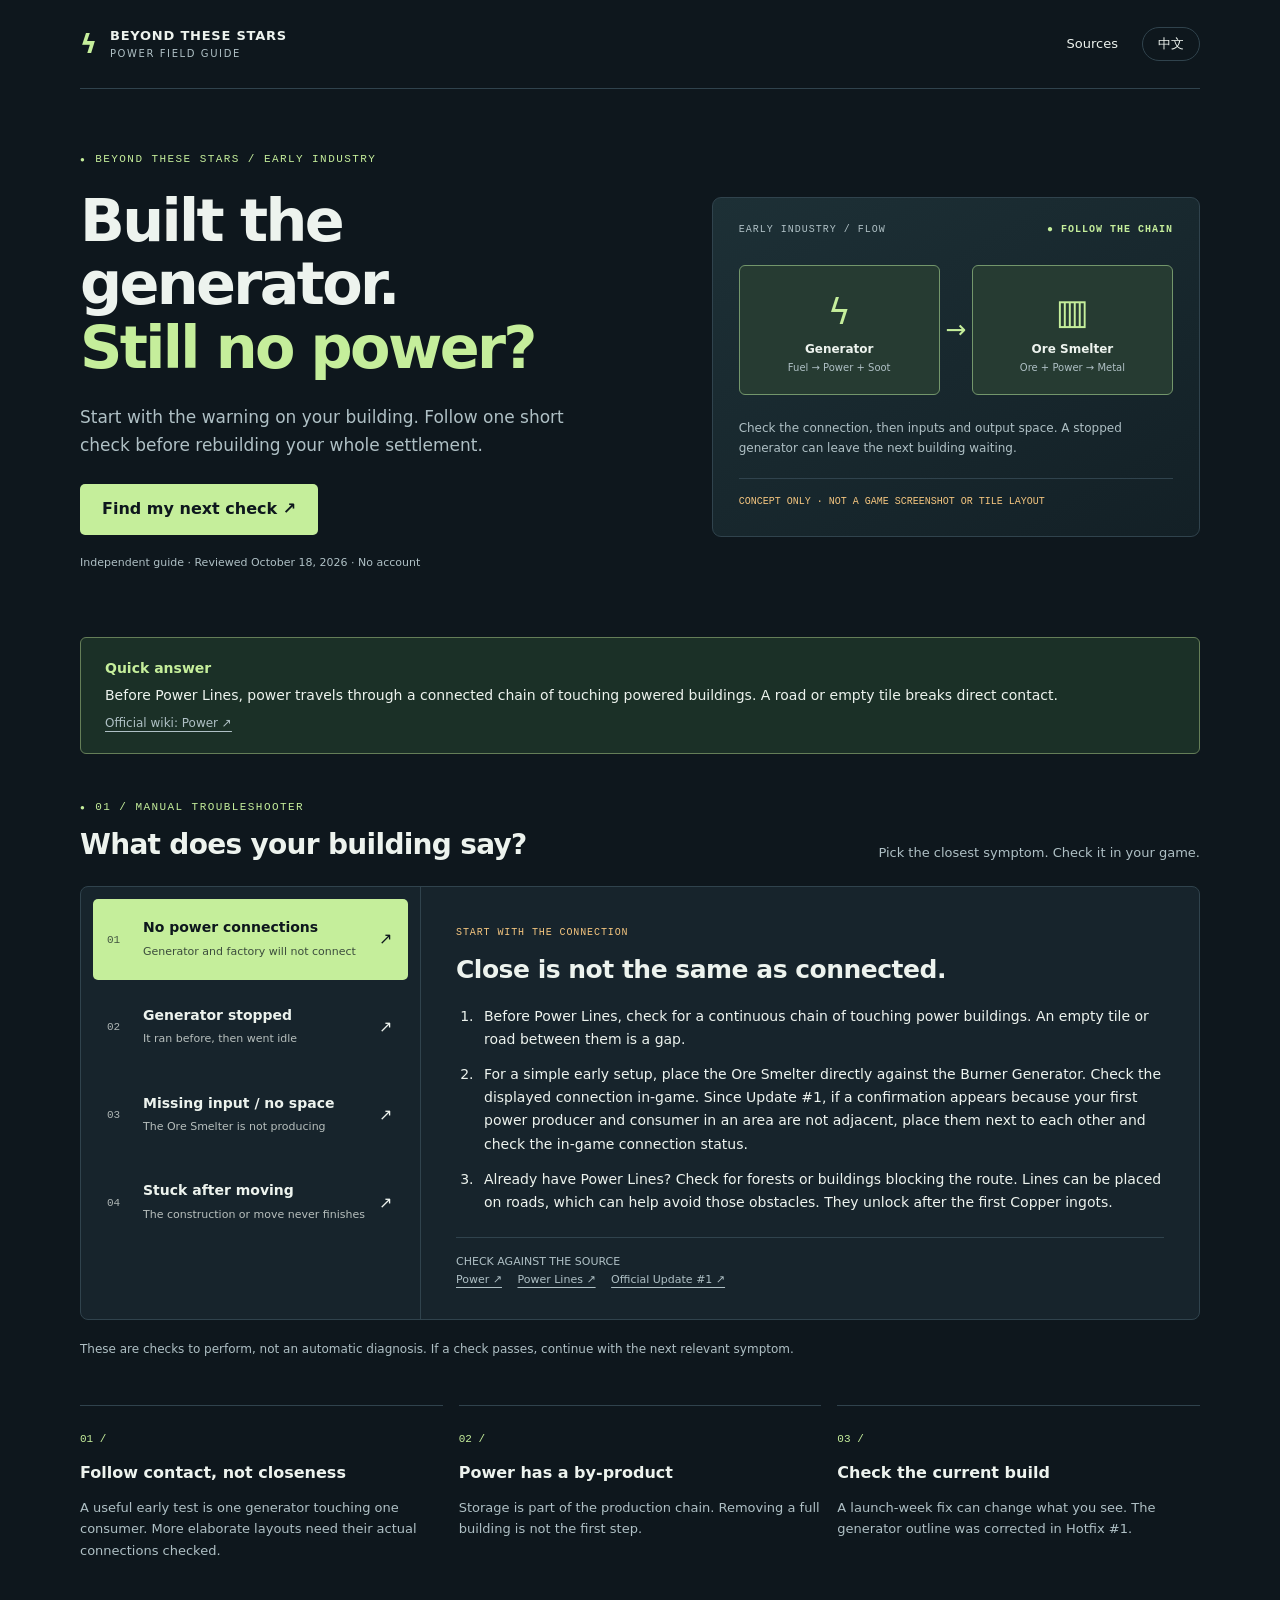
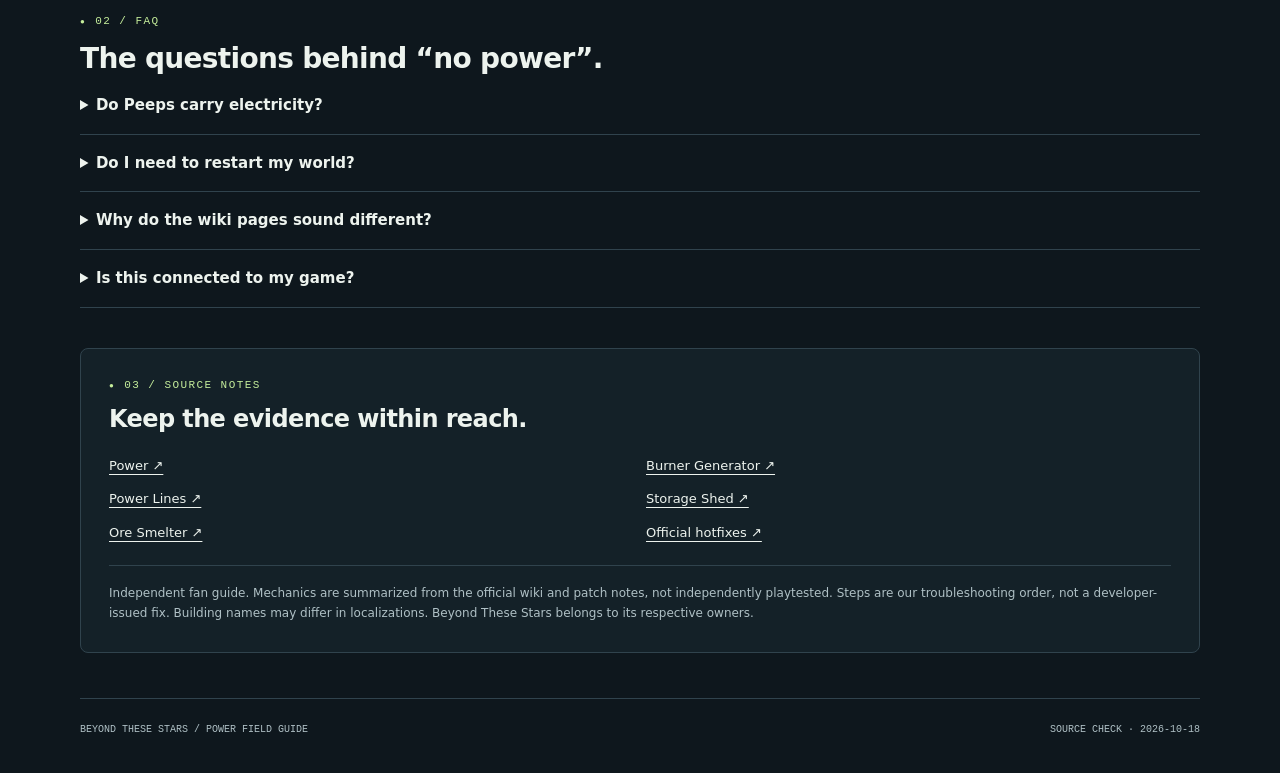
<file: index.html>
<!doctype html>
<html lang="en">
<head>
  <meta charset="utf-8">
  <meta name="google-site-verification" content="pBHkKJALWgEsYoh5x7FHXkiHy3ZJy1XOUQiFGZpVjVI">
  <meta name="viewport" content="width=device-width,initial-scale=1">
  <meta name="description" content="Troubleshoot Beyond These Stars power: touching buildings, missing inputs, full soot storage and power lines. A short, source-linked manual checklist.">
  <meta name="theme-color" content="#0e171d">
  <link rel="canonical" href="https://yxhtl.github.io/beyond-these-stars-power-check/">
  <link rel="alternate" hreflang="x-default" href="https://yxhtl.github.io/beyond-these-stars-power-check/">
  <title>Beyond These Stars: No Power Connections & Generator Not Working</title>
  <link rel="alternate" hreflang="en" href="https://yxhtl.github.io/beyond-these-stars-power-check/">
  <link rel="alternate" hreflang="zh-CN" href="https://yxhtl.github.io/beyond-these-stars-power-check/zh.html">
  <link rel="icon" href="data:image/svg+xml,%3Csvg xmlns='http://www.w3.org/2000/svg' viewBox='0 0 32 32'%3E%3Crect width='32' height='32' rx='7' fill='%230e171d'/%3E%3Cpath d='M18 3L7 19h8l-1 10 12-17h-9z' fill='%23c5ee9b'/%3E%3C/svg%3E">
  <link rel="stylesheet" href="style.css">
  <script src="analytics.js" defer></script>
  <script src="app.js" defer></script>
</head>
<body>
<a class="skip" href="#checks">Skip to power checks</a>
<header class="wrap masthead">
  <a class="brand" href="index.html"><span class="brand-icon" aria-hidden="true">ϟ</span><span>BEYOND THESE STARS<small>POWER FIELD GUIDE</small></span></a>
  <nav aria-label="Navigation"><a class="source-nav" href="#sources">Sources</a><a class="lang" href="zh.html" lang="zh-CN">中文</a></nav>
</header>
<main class="wrap">
  <section class="hero" aria-labelledby="title">
    <div><div class="eyebrow">BEYOND THESE STARS / EARLY INDUSTRY</div><h1 id="title">Built the generator.<br><span>Still no power?</span></h1><p class="lead">Start with the warning on your building. Follow one short check before rebuilding your whole settlement.</p><a class="cta" href="#checks">Find my next check ↗</a><p class="meta">Independent guide · Reviewed October 18, 2026 · No account</p></div>
    <aside class="diagram" aria-label="A conceptual production flow, not an in-game placement map">
      <div class="diagram-header"><span>EARLY INDUSTRY / FLOW</span><b>● FOLLOW THE CHAIN</b></div>
      <div class="power-flow"><div class="machine"><span class="icon" aria-hidden="true">ϟ</span><strong>Generator</strong><small>Fuel → Power + Soot</small></div><span class="flow-arrow" aria-hidden="true">→</span><div class="machine"><span class="icon" aria-hidden="true">▥</span><strong>Ore Smelter</strong><small>Ore + Power → Metal</small></div></div>
      <p>Check the connection, then inputs and output space. A stopped generator can leave the next building waiting.</p><div class="diagram-foot">CONCEPT ONLY · NOT A GAME SCREENSHOT OR TILE LAYOUT</div>
    </aside>
  </section>
  <aside class="quick"><strong>Quick answer</strong><p>Before Power Lines, power travels through a connected chain of touching powered buildings. A road or empty tile breaks direct contact.</p><a href="https://wiki.hoodedhorse.com/Beyond_These_Stars/Power">Official wiki: Power ↗</a></aside>
  <section id="checks" aria-labelledby="checks-title">
    <div class="section-head"><div><div class="eyebrow">01 / MANUAL TROUBLESHOOTER</div><h2 id="checks-title">What does your building say?</h2></div><p>Pick the closest symptom. Check it in your game.</p></div>
    <noscript><p class="noscript">JavaScript is off: all four checklists are shown below.</p></noscript>
    <div class="diagnostics">
      <div class="symptoms" role="group" aria-label="What does your building say?"><button type="button" data-symptom="connection" aria-controls="answer-connection" aria-pressed="true"><span class="num">01</span><span><strong>No power connections</strong><small>Generator and factory will not connect</small></span><span class="arrow" aria-hidden="true">↗</span></button>
<button type="button" data-symptom="stopped" aria-controls="answer-stopped" aria-pressed="false"><span class="num">02</span><span><strong>Generator stopped</strong><small>It ran before, then went idle</small></span><span class="arrow" aria-hidden="true">↗</span></button>
<button type="button" data-symptom="input" aria-controls="answer-input" aria-pressed="false"><span class="num">03</span><span><strong>Missing input / no space</strong><small>The Ore Smelter is not producing</small></span><span class="arrow" aria-hidden="true">↗</span></button>
<button type="button" data-symptom="moved" aria-controls="answer-moved" aria-pressed="false"><span class="num">04</span><span><strong>Stuck after moving</strong><small>The construction or move never finishes</small></span><span class="arrow" aria-hidden="true">↗</span></button></div>
      <div class="answers" aria-live="polite" aria-atomic="true"><article class="answer" id="answer-connection" data-answer="connection" aria-labelledby="heading-connection"><span class="tag">START WITH THE CONNECTION</span><h3 id="heading-connection">Close is not the same as connected.</h3><ol><li>Before Power Lines, check for a continuous chain of touching power buildings. An empty tile or road between them is a gap.</li><li>For a simple early setup, place the Ore Smelter directly against the Burner Generator. Check the displayed connection in-game. Since Update #1, if a confirmation appears because your first power producer and consumer in an area are not adjacent, place them next to each other and check the in-game connection status.</li><li>Already have Power Lines? Check for forests or buildings blocking the route. Lines can be placed on roads, which can help avoid those obstacles. They unlock after the first Copper ingots.</li></ol><div class="source">CHECK AGAINST THE SOURCE<br><a href="https://wiki.hoodedhorse.com/Beyond_These_Stars/Power">Power ↗</a> <a href="https://wiki.hoodedhorse.com/Beyond_These_Stars/Power_Lines">Power Lines ↗</a> <a href="https://steamcommunity.com/app/2295060/allnews/">Official Update #1 ↗</a></div></article>
<article class="answer" id="answer-stopped" data-answer="stopped" aria-labelledby="heading-stopped"><span class="tag">CHECK THE GENERATOR FIRST</span><h3 id="heading-stopped">Fuel in. Soot out.</h3><ol><li>Check the generator’s selected task and missing-input message. Early Wiki guidance lists Wood or Wood Waste; Hotfix #5 added a Planks-to-Power task and notes that some balance changes may apply only to new buildings. Use the tasks actually available on this building in your current build; do not assume every building has the new task.</li><li>Check its Soot output space. A full Soot store can stop power generation; arrange storage that accepts it.</li><li>If the generator resumes, check the consumer again. If it stays idle, inspect its own status before assuming the grid is broken.</li></ol><div class="source">CHECK AGAINST THE SOURCE<br><a href="https://wiki.hoodedhorse.com/Beyond_These_Stars/Burner_Generator">Burner Generator ↗</a> <a href="https://wiki.hoodedhorse.com/Beyond_These_Stars/Storage_Shed">Storage Shed ↗</a> <a href="https://steamcommunity.com/app/2295060/allnews/">Official hotfix #5 ↗</a></div></article>
<article class="answer" id="answer-input" data-answer="input" aria-labelledby="heading-input"><span class="tag">TRACE ONE INPUT AT A TIME</span><h3 id="heading-input">Read the smelter’s own status.</h3><ol><li>Check whether Power or ore is missing. The Ore Smelter needs both to make metal.</li><li>If Power is missing, check the connected generator. If ore is missing, inspect the Mine and delivery route.</li><li>If output space is full, inspect storage and its resource allocation. Do this before adding another smelter.</li></ol><div class="source">CHECK AGAINST THE SOURCE<br><a href="https://wiki.hoodedhorse.com/Beyond_These_Stars/Ore_Smelter">Ore Smelter ↗</a> <a href="https://wiki.hoodedhorse.com/Beyond_These_Stars/Storage_Shed">Storage Shed ↗</a></div></article>
<article class="answer" id="answer-moved" data-answer="moved" aria-labelledby="heading-moved"><span class="tag">CHECK PATCHES AND CONSTRUCTION</span><h3 id="heading-moved">A stalled move may be a different problem.</h3><ol><li>Check your build and the move controls available in game. Hotfix #4 added cancellation of a Move Building order; Hotfix #6 fixed cancellation working only on Kewa’s Base Plate. Keep a save. If a cancel option is available and you want to undo the move, try it, then check the result in game. This does not guarantee that every stalled move is repaired.</li><li>For unfinished construction, check that its required materials can reach the site. A paused supplier can hold construction up.</li><li>If the problem persists on the current build, use the game’s F11 report tool. Keep a save; this page cannot diagnose a save-file bug.</li></ol><div class="source">CHECK AGAINST THE SOURCE<br><a href="https://steamcommunity.com/app/2295060/allnews/">Official hotfixes ↗</a> <a href="https://steamcommunity.com/app/2295060/discussions/0/601911716272542834/">Developer support / F11 FAQ ↗</a></div></article></div>
    </div><p class="after">These are checks to perform, not an automatic diagnosis. If a check passes, continue with the next relevant symptom.</p>
  </section>
  <section class="facts" aria-label="Three things to keep in mind"><article class="fact"><span class="number">01 /</span><h3>Follow contact, not closeness</h3><p>A useful early test is one generator touching one consumer. More elaborate layouts need their actual connections checked.</p></article><article class="fact"><span class="number">02 /</span><h3>Power has a by-product</h3><p>Storage is part of the production chain. Removing a full building is not the first step.</p></article><article class="fact"><span class="number">03 /</span><h3>Check the current build</h3><p>A launch-week fix can change what you see. The generator outline was corrected in Hotfix #1.</p></article></section>
  <section class="faq" aria-labelledby="faq-title"><div class="eyebrow">02 / FAQ</div><h2 id="faq-title">The questions behind “no power”.</h2><details><summary>Do Peeps carry electricity?</summary><p>No. The official Power page describes automatic transfer between connected power buildings. Peeps move other resources.</p></details><details><summary>Do I need to restart my world?</summary><p>This guide has no evidence that restarting fixes your issue. Inspect the warning and current hotfixes first; use F11 for a persistent bug.</p></details><details><summary>Why do the wiki pages sound different?</summary><p>The general Power page describes a chain of touching buildings; the Burner Generator page describes the simpler direct-contact setup. We use the general rule and show direct contact as the first test, not as the only valid layout.</p></details><details><summary>Is this connected to my game?</summary><p>No. Your choice changes this page and is not saved or sent. On the published site, Google Analytics uses cookies to measure visits and whether the checks are used. The selected symptom is not sent. No account or game-file upload is needed. <a href="https://policies.google.com/privacy">Google privacy policy</a>.</p></details></section>
  <section class="sources" id="sources" aria-labelledby="sources-title"><div class="eyebrow">03 / SOURCE NOTES</div><h2 id="sources-title">Keep the evidence within reach.</h2><div class="source-grid"><a href="https://wiki.hoodedhorse.com/Beyond_These_Stars/Power">Power ↗</a> <a href="https://wiki.hoodedhorse.com/Beyond_These_Stars/Burner_Generator">Burner Generator ↗</a> <a href="https://wiki.hoodedhorse.com/Beyond_These_Stars/Power_Lines">Power Lines ↗</a> <a href="https://wiki.hoodedhorse.com/Beyond_These_Stars/Storage_Shed">Storage Shed ↗</a> <a href="https://wiki.hoodedhorse.com/Beyond_These_Stars/Ore_Smelter">Ore Smelter ↗</a> <a href="https://steamcommunity.com/app/2295060/announcements/">Official hotfixes ↗</a></div><p class="scope">Independent fan guide. Mechanics are summarized from the official wiki and patch notes, not independently playtested. Steps are our troubleshooting order, not a developer-issued fix. Building names may differ in localizations. Beyond These Stars belongs to its respective owners.</p></section>
</main>
<footer class="wrap"><span>BEYOND THESE STARS / POWER FIELD GUIDE</span><span>SOURCE CHECK · 2026-10-18</span></footer>
</body>
</html>
</file>
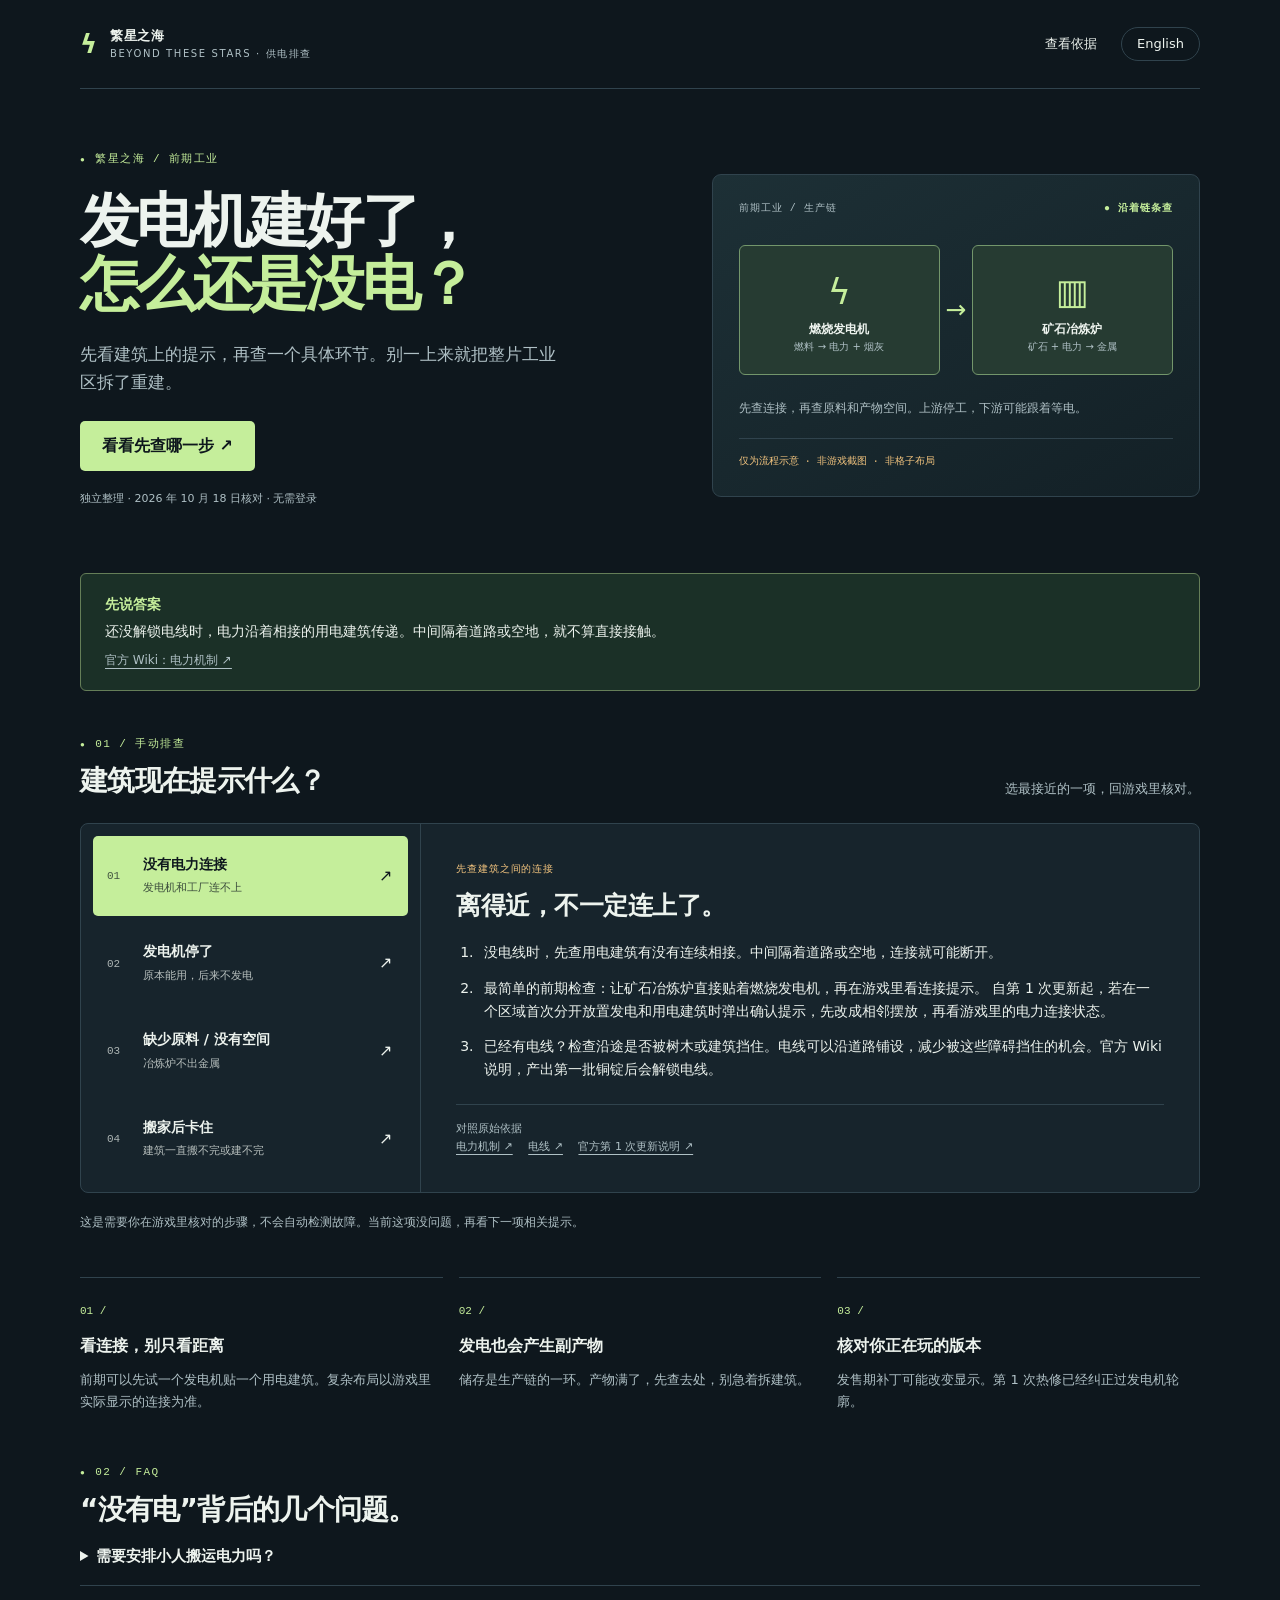
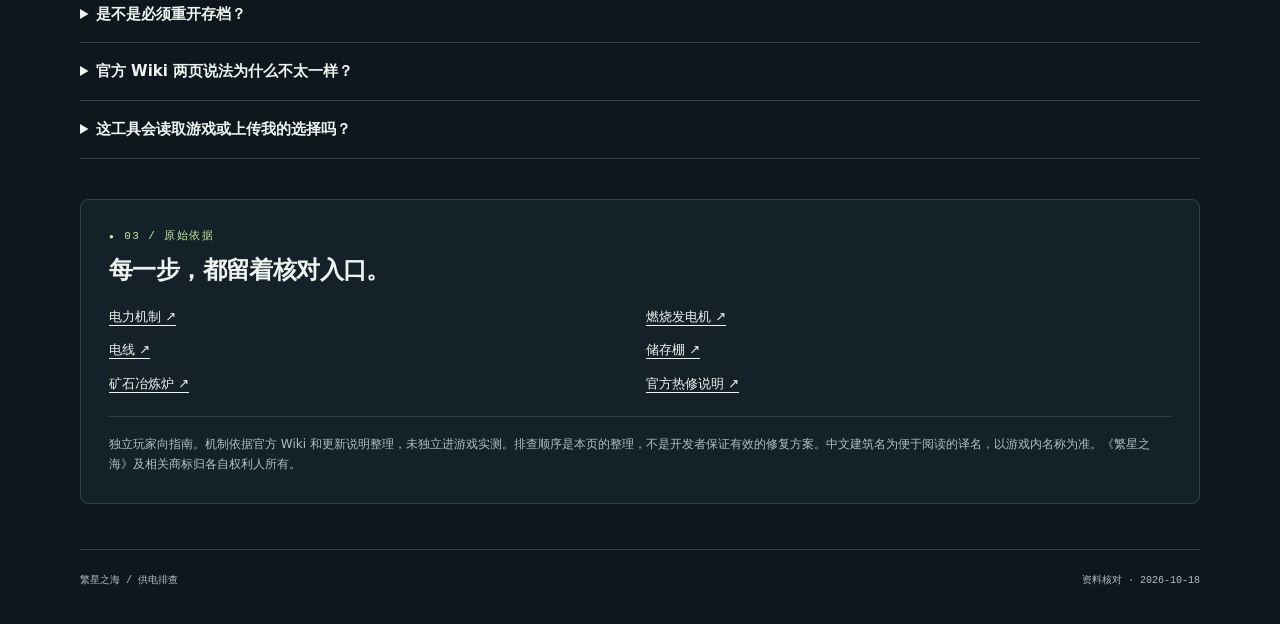
<file: zh.html>
<!doctype html>
<html lang="zh-CN">
<head>
  <meta charset="utf-8">
  <meta name="google-site-verification" content="pBHkKJALWgEsYoh5x7FHXkiHy3ZJy1XOUQiFGZpVjVI">
  <meta name="viewport" content="width=device-width,initial-scale=1">
  <meta name="description" content="繁星之海 Beyond These Stars 发电机不工作、没有电力连接、冶炼炉缺原料的手动排查清单，附官方 Wiki 和更新说明。">
  <meta name="theme-color" content="#0e171d">
  <link rel="canonical" href="https://yxhtl.github.io/beyond-these-stars-power-check/zh.html">
  <link rel="alternate" hreflang="x-default" href="https://yxhtl.github.io/beyond-these-stars-power-check/">
  <title>繁星之海没电怎么办：发电机、电力连接与冶炼炉排查</title>
  <link rel="alternate" hreflang="en" href="https://yxhtl.github.io/beyond-these-stars-power-check/">
  <link rel="alternate" hreflang="zh-CN" href="https://yxhtl.github.io/beyond-these-stars-power-check/zh.html">
  <link rel="icon" href="data:image/svg+xml,%3Csvg xmlns='http://www.w3.org/2000/svg' viewBox='0 0 32 32'%3E%3Crect width='32' height='32' rx='7' fill='%230e171d'/%3E%3Cpath d='M18 3L7 19h8l-1 10 12-17h-9z' fill='%23c5ee9b'/%3E%3C/svg%3E">
  <link rel="stylesheet" href="style.css">
  <script src="analytics.js" defer></script>
  <script src="app.js" defer></script>
</head>
<body>
<a class="skip" href="#checks">跳到供电排查</a>
<header class="wrap masthead">
  <a class="brand" href="zh.html"><span class="brand-icon" aria-hidden="true">ϟ</span><span>繁星之海<small>BEYOND THESE STARS · 供电排查</small></span></a>
  <nav aria-label="页面导航"><a class="source-nav" href="#sources">查看依据</a><a class="lang" href="index.html" lang="en">English</a></nav>
</header>
<main class="wrap">
  <section class="hero" aria-labelledby="title">
    <div><div class="eyebrow">繁星之海 / 前期工业</div><h1 id="title">发电机建好了，<br><span>怎么还是没电？</span></h1><p class="lead">先看建筑上的提示，再查一个具体环节。别一上来就把整片工业区拆了重建。</p><a class="cta" href="#checks">看看先查哪一步 ↗</a><p class="meta">独立整理 · 2026 年 10 月 18 日核对 · 无需登录</p></div>
    <aside class="diagram" aria-label="生产流程示意，不是游戏里的建筑摆放图">
      <div class="diagram-header"><span>前期工业 / 生产链</span><b>● 沿着链条查</b></div>
      <div class="power-flow"><div class="machine"><span class="icon" aria-hidden="true">ϟ</span><strong>燃烧发电机</strong><small>燃料 → 电力 + 烟灰</small></div><span class="flow-arrow" aria-hidden="true">→</span><div class="machine"><span class="icon" aria-hidden="true">▥</span><strong>矿石冶炼炉</strong><small>矿石 + 电力 → 金属</small></div></div>
      <p>先查连接，再查原料和产物空间。上游停工，下游可能跟着等电。</p><div class="diagram-foot">仅为流程示意 · 非游戏截图 · 非格子布局</div>
    </aside>
  </section>
  <aside class="quick"><strong>先说答案</strong><p>还没解锁电线时，电力沿着相接的用电建筑传递。中间隔着道路或空地，就不算直接接触。</p><a href="https://wiki.hoodedhorse.com/Beyond_These_Stars/Power">官方 Wiki：电力机制 ↗</a></aside>
  <section id="checks" aria-labelledby="checks-title">
    <div class="section-head"><div><div class="eyebrow">01 / 手动排查</div><h2 id="checks-title">建筑现在提示什么？</h2></div><p>选最接近的一项，回游戏里核对。</p></div>
    <noscript><p class="noscript">浏览器未启用 JavaScript：下面会显示全部四组排查步骤。</p></noscript>
    <div class="diagnostics">
      <div class="symptoms" role="group" aria-label="建筑现在提示什么？"><button type="button" data-symptom="connection" aria-controls="answer-connection" aria-pressed="true"><span class="num">01</span><span><strong>没有电力连接</strong><small>发电机和工厂连不上</small></span><span class="arrow" aria-hidden="true">↗</span></button>
<button type="button" data-symptom="stopped" aria-controls="answer-stopped" aria-pressed="false"><span class="num">02</span><span><strong>发电机停了</strong><small>原本能用，后来不发电</small></span><span class="arrow" aria-hidden="true">↗</span></button>
<button type="button" data-symptom="input" aria-controls="answer-input" aria-pressed="false"><span class="num">03</span><span><strong>缺少原料 / 没有空间</strong><small>冶炼炉不出金属</small></span><span class="arrow" aria-hidden="true">↗</span></button>
<button type="button" data-symptom="moved" aria-controls="answer-moved" aria-pressed="false"><span class="num">04</span><span><strong>搬家后卡住</strong><small>建筑一直搬不完或建不完</small></span><span class="arrow" aria-hidden="true">↗</span></button></div>
      <div class="answers" aria-live="polite" aria-atomic="true"><article class="answer" id="answer-connection" data-answer="connection" aria-labelledby="heading-connection"><span class="tag">先查建筑之间的连接</span><h3 id="heading-connection">离得近，不一定连上了。</h3><ol><li>没电线时，先查用电建筑有没有连续相接。中间隔着道路或空地，连接就可能断开。</li><li>最简单的前期检查：让矿石冶炼炉直接贴着燃烧发电机，再在游戏里看连接提示。 自第 1 次更新起，若在一个区域首次分开放置发电和用电建筑时弹出确认提示，先改成相邻摆放，再看游戏里的电力连接状态。</li><li>已经有电线？检查沿途是否被树木或建筑挡住。电线可以沿道路铺设，减少被这些障碍挡住的机会。官方 Wiki 说明，产出第一批铜锭后会解锁电线。</li></ol><div class="source">对照原始依据<br><a href="https://wiki.hoodedhorse.com/Beyond_These_Stars/Power">电力机制 ↗</a> <a href="https://wiki.hoodedhorse.com/Beyond_These_Stars/Power_Lines">电线 ↗</a> <a href="https://steamcommunity.com/app/2295060/allnews/">官方第 1 次更新说明 ↗</a></div></article>
<article class="answer" id="answer-stopped" data-answer="stopped" aria-labelledby="heading-stopped"><span class="tag">先看发电机本身</span><h3 id="heading-stopped">有燃料，也要有地方放烟灰。</h3><ol><li>先看燃烧发电机当前启用的生产任务和缺料提示。早期资料列木材或木材废料；Hotfix #5 又加入了木板发电任务，并提示部分平衡改动可能只适用于新建筑。请以当前版本、当前建筑可选的任务为准，不要假定每座建筑都有新任务。</li><li>检查烟灰产物栏。烟灰存满会让发电停止；安排能接收烟灰的储存空间。</li><li>恢复发电后，再看下游建筑。如果仍停工，先读发电机自身提示，别直接认定是电网断了。</li></ol><div class="source">对照原始依据<br><a href="https://wiki.hoodedhorse.com/Beyond_These_Stars/Burner_Generator">燃烧发电机 ↗</a> <a href="https://wiki.hoodedhorse.com/Beyond_These_Stars/Storage_Shed">储存棚 ↗</a> <a href="https://steamcommunity.com/app/2295060/allnews/">官方热修（#5）↗</a></div></article>
<article class="answer" id="answer-input" data-answer="input" aria-labelledby="heading-input"><span class="tag">一次只追一种缺料</span><h3 id="heading-input">先读冶炼炉自己的状态。</h3><ol><li>分清缺的是电力还是矿石。矿石冶炼炉需要两者才能产出金属。</li><li>缺电就回查相连的发电机；缺矿石就查矿场和运输路径。</li><li>如果是产物存满，检查储存建筑及其资源分配设置。先查这个，再决定是否加盖冶炼炉。</li></ol><div class="source">对照原始依据<br><a href="https://wiki.hoodedhorse.com/Beyond_These_Stars/Ore_Smelter">矿石冶炼炉 ↗</a> <a href="https://wiki.hoodedhorse.com/Beyond_These_Stars/Storage_Shed">储存棚 ↗</a></div></article>
<article class="answer" id="answer-moved" data-answer="moved" aria-labelledby="heading-moved"><span class="tag">核对补丁与施工条件</span><h3 id="heading-moved">搬不完，可能是另一类问题。</h3><ol><li>先核对当前版本和游戏内可用的移动控制。Hotfix #4 加入取消移动指令，Hotfix #6 修复了取消操作只在 Kewa 主板块有效的问题。保留存档；如有取消选项且需要撤销移动，可尝试取消，再观察结果。这不保证所有移动卡住都会恢复。</li><li>如果是建筑没建完，检查施工材料能否送达。上游建筑暂停，可能让施工一直等料。</li><li>当前版本仍卡住，用游戏内 F11 报告，保留存档。这页不能判断存档本身有没有出错。</li></ol><div class="source">对照原始依据<br><a href="https://steamcommunity.com/app/2295060/allnews/">官方热修说明 ↗</a> <a href="https://steamcommunity.com/app/2295060/discussions/0/601911716272542834/">开发者支持 / F11 说明 ↗</a></div></article></div>
    </div><p class="after">这是需要你在游戏里核对的步骤，不会自动检测故障。当前这项没问题，再看下一项相关提示。</p>
  </section>
  <section class="facts" aria-label="三个检查要点"><article class="fact"><span class="number">01 /</span><h3>看连接，别只看距离</h3><p>前期可以先试一个发电机贴一个用电建筑。复杂布局以游戏里实际显示的连接为准。</p></article><article class="fact"><span class="number">02 /</span><h3>发电也会产生副产物</h3><p>储存是生产链的一环。产物满了，先查去处，别急着拆建筑。</p></article><article class="fact"><span class="number">03 /</span><h3>核对你正在玩的版本</h3><p>发售期补丁可能改变显示。第 1 次热修已经纠正过发电机轮廓。</p></article></section>
  <section class="faq" aria-labelledby="faq-title"><div class="eyebrow">02 / FAQ</div><h2 id="faq-title">“没有电”背后的几个问题。</h2><details><summary>需要安排小人搬运电力吗？</summary><p>不用。官方电力页面说明，电力在相连的用电建筑间自动传递；其他资源才需要运输。</p></details><details><summary>是不是必须重开存档？</summary><p>目前没有依据说明重开能解决你的问题。先检查提示和最新补丁；持续出现的异常用 F11 报告。</p></details><details><summary>官方 Wiki 两页说法为什么不太一样？</summary><p>电力总页描述的是连续相接的建筑链；发电机页讲的是直接接触发电机的简单布局。这里按总页的规则解释，并把直接接触作为第一步检查，不当成唯一可用的布局。</p></details><details><summary>这工具会读取游戏或上传我的选择吗？</summary><p>不会读取游戏。你的具体选择不保存、不上传。线上使用 Google Analytics 和 Cookie 统计访问，以及是否使用排查按钮，不发送你选了哪个提示。无需账号或上传存档。<a href="https://policies.google.com/privacy">Google 隐私政策</a>。</p></details></section>
  <section class="sources" id="sources" aria-labelledby="sources-title"><div class="eyebrow">03 / 原始依据</div><h2 id="sources-title">每一步，都留着核对入口。</h2><div class="source-grid"><a href="https://wiki.hoodedhorse.com/Beyond_These_Stars/Power">电力机制 ↗</a> <a href="https://wiki.hoodedhorse.com/Beyond_These_Stars/Burner_Generator">燃烧发电机 ↗</a> <a href="https://wiki.hoodedhorse.com/Beyond_These_Stars/Power_Lines">电线 ↗</a> <a href="https://wiki.hoodedhorse.com/Beyond_These_Stars/Storage_Shed">储存棚 ↗</a> <a href="https://wiki.hoodedhorse.com/Beyond_These_Stars/Ore_Smelter">矿石冶炼炉 ↗</a> <a href="https://steamcommunity.com/app/2295060/announcements/">官方热修说明 ↗</a></div><p class="scope">独立玩家向指南。机制依据官方 Wiki 和更新说明整理，未独立进游戏实测。排查顺序是本页的整理，不是开发者保证有效的修复方案。中文建筑名为便于阅读的译名，以游戏内名称为准。《繁星之海》及相关商标归各自权利人所有。</p></section>
</main>
<footer class="wrap"><span>繁星之海 / 供电排查</span><span>资料核对 · 2026-10-18</span></footer>
</body>
</html>
</file>
<file: style.css>
:root{color-scheme:dark;--bg:#0e171d;--panel:#17242c;--line:#30434d;--ink:#edf3ee;--muted:#afc0c5;--lime:#c5ee9b;--amber:#f4c57f}*{box-sizing:border-box}html{scroll-behavior:smooth;scroll-padding-top:24px}body{margin:0;background:var(--bg);color:var(--ink);font:16px/1.65 system-ui,-apple-system,"Segoe UI","Microsoft YaHei",sans-serif}a{color:inherit;text-underline-offset:4px}button{font:inherit}button,a,input{touch-action:manipulation}a:focus-visible,button:focus-visible,summary:focus-visible{outline:3px solid var(--amber);outline-offset:5px}.wrap{width:min(1120px,calc(100% - 48px));margin:auto}.skip{position:absolute;top:-100px;background:var(--lime);color:var(--bg);padding:10px;z-index:2}.skip:focus{top:0}.masthead{display:flex;align-items:center;justify-content:space-between;padding:25px 0;border-bottom:1px solid var(--line);gap:20px}.brand{display:flex;gap:12px;align-items:center;text-decoration:none;font-size:13px;font-weight:750;letter-spacing:.06em}.brand-icon{font-size:26px;line-height:1;color:var(--lime)}.brand small{display:block;font-size:10px;letter-spacing:.16em;color:var(--muted);font-weight:500}nav{display:flex;gap:24px;align-items:center;font-size:13px}nav a{text-decoration:none}.lang{border:1px solid var(--line);border-radius:30px;padding:5px 15px}.hero{display:grid;grid-template-columns:1.15fr 1fr;gap:70px;padding:62px 0 54px;align-items:center}.eyebrow{font:11px/1.6 ui-monospace,Consolas,monospace;letter-spacing:.13em;color:var(--lime);text-transform:uppercase}.eyebrow:before{content:'●';font-size:8px;margin-right:9px}h1{font-size:clamp(37px,4.6vw,62px);letter-spacing:-.045em;line-height:1.08;margin:20px 0 24px;font-weight:650}h1 span{color:var(--lime)}.lead{font-size:17px;max-width:490px;color:var(--muted);margin:0 0 25px}.cta{display:inline-block;background:var(--lime);color:var(--bg);padding:12px 22px;border-radius:5px;font-weight:700;text-decoration:none}.meta{font-size:11px;color:var(--muted);margin-top:19px}.diagram{padding:26px;border:1px solid var(--line);border-radius:9px;background:linear-gradient(150deg,#1d3036,#132026);position:relative}.diagram-header{display:flex;justify-content:space-between;font:10px ui-monospace,monospace;color:var(--muted);letter-spacing:.1em}.diagram-header b{color:var(--lime)}.power-flow{display:grid;grid-template-columns:1fr 32px 1fr;align-items:center;margin:30px 0 24px}.machine{text-align:center;border:1px solid #73966b;border-radius:6px;padding:18px 5px;background:#263b32;font-size:12px}.machine .icon{display:block;font-size:35px;color:var(--lime);line-height:1.6}.machine small{display:block;color:var(--muted);font-size:10px}.flow-arrow{text-align:center;color:var(--lime);font-size:25px}.diagram p{margin:0;color:var(--muted);font-size:12px}.diagram-foot{margin-top:19px;border-top:1px solid var(--line);padding-top:15px;color:var(--amber);font:10px/1.6 ui-monospace,monospace}.quick{border:1px solid #657e58;background:#1b3027;border-radius:6px;padding:19px 24px;margin-bottom:45px;font-size:14px}.quick strong{color:var(--lime)}.quick p{margin:4px 0}.quick a{color:var(--muted);font-size:12px}.section-head{display:flex;justify-content:space-between;align-items:end;gap:20px;margin-bottom:23px}h2{font-size:28px;letter-spacing:-.025em;line-height:1.3;margin:10px 0 0}.section-head p{color:var(--muted);font-size:13px;margin:0}.diagnostics{display:grid;grid-template-columns:340px 1fr;border:1px solid var(--line);border-radius:8px;overflow:hidden;background:var(--panel)}.symptoms{padding:12px;border-right:1px solid var(--line);display:flex;flex-direction:column;gap:7px}.symptoms button{text-align:left;display:grid;grid-template-columns:26px 1fr 15px;gap:10px;width:100%;padding:18px 13px;border:1px solid transparent;background:transparent;color:var(--ink);border-radius:5px;cursor:pointer;align-items:center}.symptoms button:hover{background:#23363c}.symptoms button[aria-pressed=true]{background:#c5ee9b;color:var(--bg)}.symptoms strong{display:block;font-size:14px;line-height:1.4}.symptoms small{display:block;font-size:11px;opacity:.75;margin-top:5px}.symptoms .num{font:11px ui-monospace,monospace;opacity:.7}.answer{padding:30px 35px;min-height:348px}.answer[hidden]{display:none}.answer h3{font-size:25px;letter-spacing:-.02em;line-height:1.3;margin:10px 0 19px}.answer ol{padding-left:22px;margin:0}.answer li{padding:0 0 12px 6px;font-size:14px}.answer .source{display:block;border-top:1px solid var(--line);padding-top:15px;margin-top:11px;color:var(--muted);font-size:11px}.answer .source a{margin-right:12px}.tag{font:10px ui-monospace,monospace;color:var(--amber);letter-spacing:.09em}.after{margin-top:20px;color:var(--muted);font-size:12px}.facts{display:grid;grid-template-columns:repeat(3,1fr);gap:16px;margin:45px 0 52px}.fact{border-top:1px solid var(--line);padding-top:18px}.fact .number{font:11px ui-monospace,monospace;color:var(--lime)}.fact h3{font-size:16px;margin:10px 0}.fact p{font-size:13px;color:var(--muted);margin:0}.faq{padding:0 0 40px}details{border-bottom:1px solid var(--line);padding:16px 0}summary{cursor:pointer;font-size:15px;font-weight:600}details p{color:var(--muted);font-size:14px;max-width:820px}.sources{background:#142128;border:1px solid var(--line);border-radius:8px;padding:28px;margin:0 0 45px}.sources h2{margin:9px 0 20px;font-size:24px}.source-grid{display:grid;grid-template-columns:1fr 1fr;gap:12px}.source-grid a{font-size:13px}.sources .scope{color:var(--muted);font-size:12px;border-top:1px solid var(--line);padding-top:18px;margin:22px 0 0}footer{display:flex;justify-content:space-between;gap:18px;padding:22px 0 35px;border-top:1px solid var(--line);color:var(--muted);font:10px/1.7 ui-monospace,monospace}.noscript{padding:10px;color:var(--amber)}@media(max-width:800px){.hero{gap:28px}.diagnostics{grid-template-columns:290px 1fr}.answer{padding:25px}.wrap{width:calc(100% - 36px)}}@media(max-width:640px){.masthead{padding:19px 0}.brand{font-size:11px}nav{gap:14px}nav .source-nav{display:none}.hero{grid-template-columns:1fr;padding:36px 0 30px;gap:28px}h1{font-size:45px}.lead{font-size:15px}.diagram{padding:20px}.power-flow{margin:19px 0}.machine{padding:9px 4px}.machine .icon{font-size:26px}.quick{padding:17px;margin-bottom:30px}.section-head{display:block}.section-head p{margin-top:10px}.diagnostics{grid-template-columns:1fr}.symptoms{border-right:0;border-bottom:1px solid var(--line);display:grid;grid-template-columns:1fr 1fr;gap:6px;padding:8px}.symptoms button{padding:12px 8px;grid-template-columns:1fr;gap:3px;min-height:93px}.symptoms .num,.symptoms .arrow{display:none}.symptoms strong{font-size:13px}.symptoms small{font-size:10px}.answer{min-height:0;padding:23px}.answer h3{font-size:23px}.facts{grid-template-columns:1fr;margin:30px 0;gap:22px}.source-grid{grid-template-columns:1fr}.sources{padding:22px}.faq h2{font-size:25px}footer{flex-direction:column;gap:4px}}@media(prefers-reduced-motion:reduce){html{scroll-behavior:auto}}
</file>
